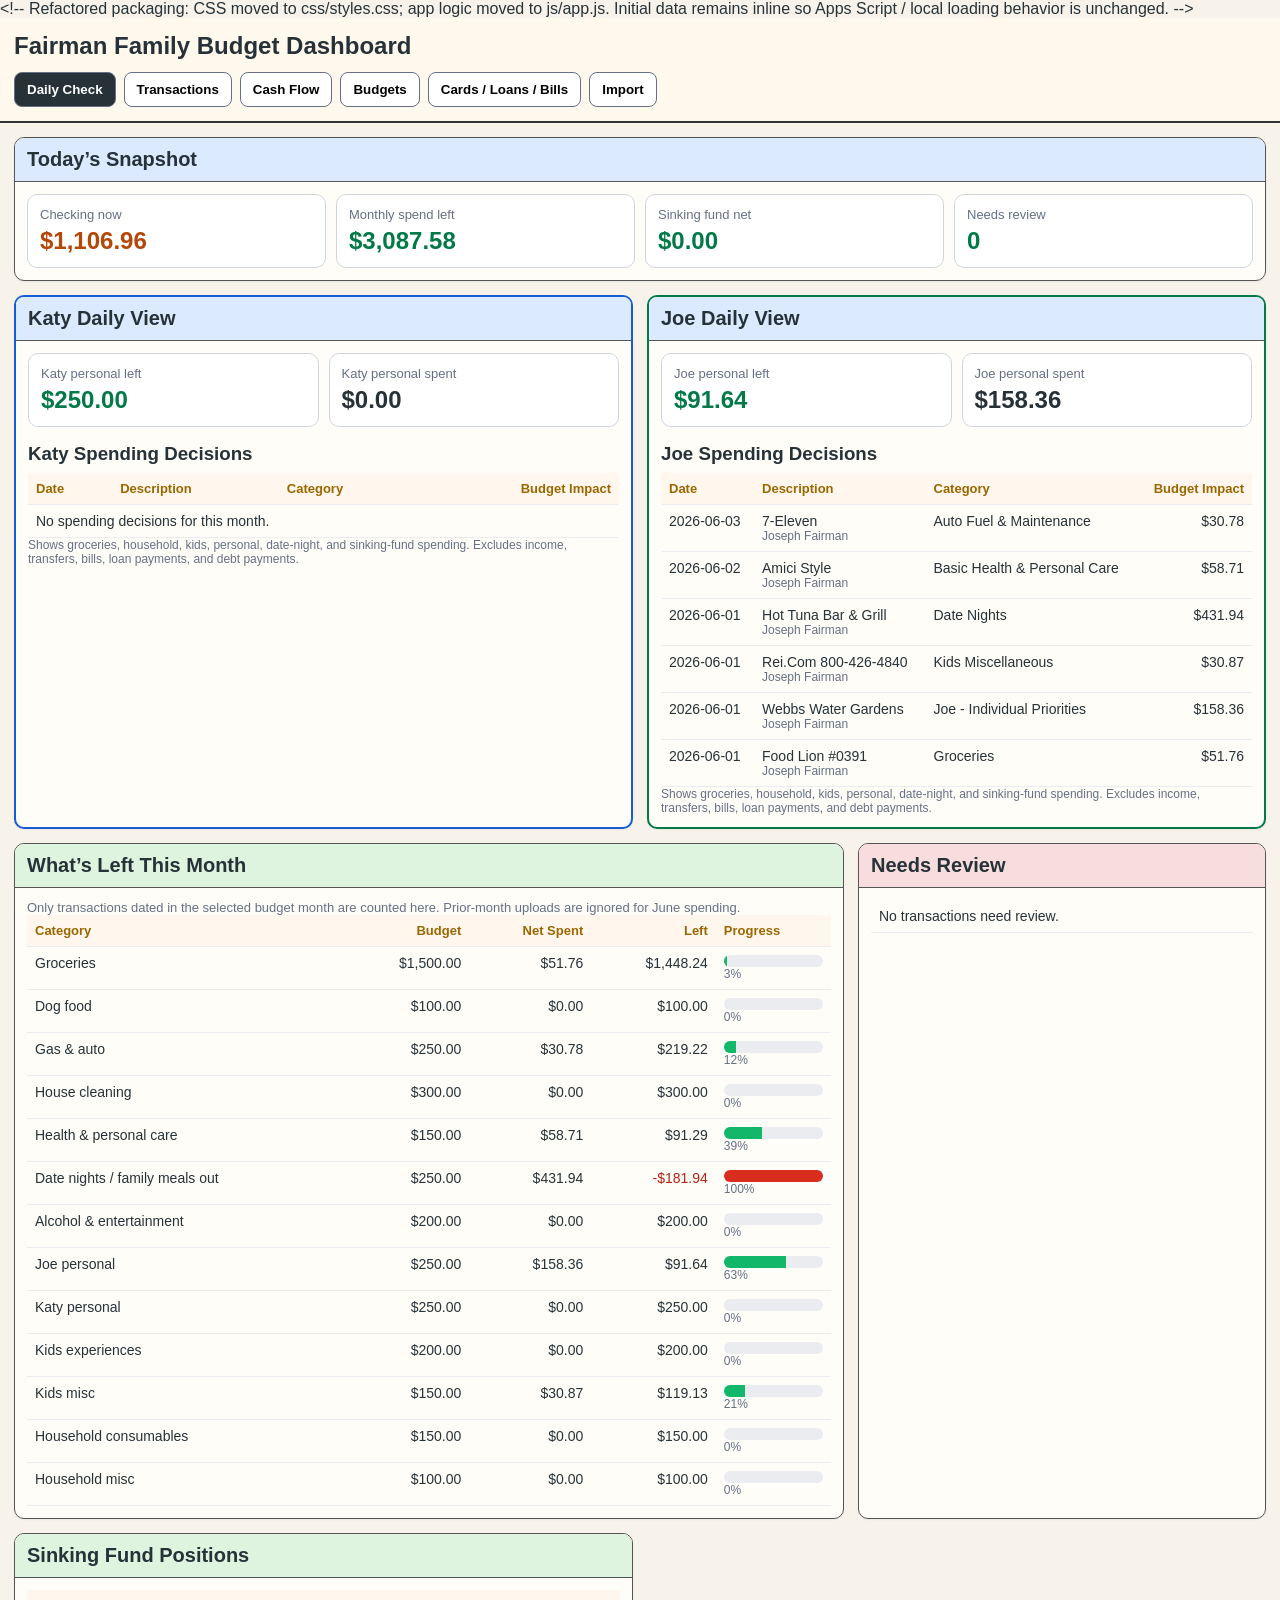
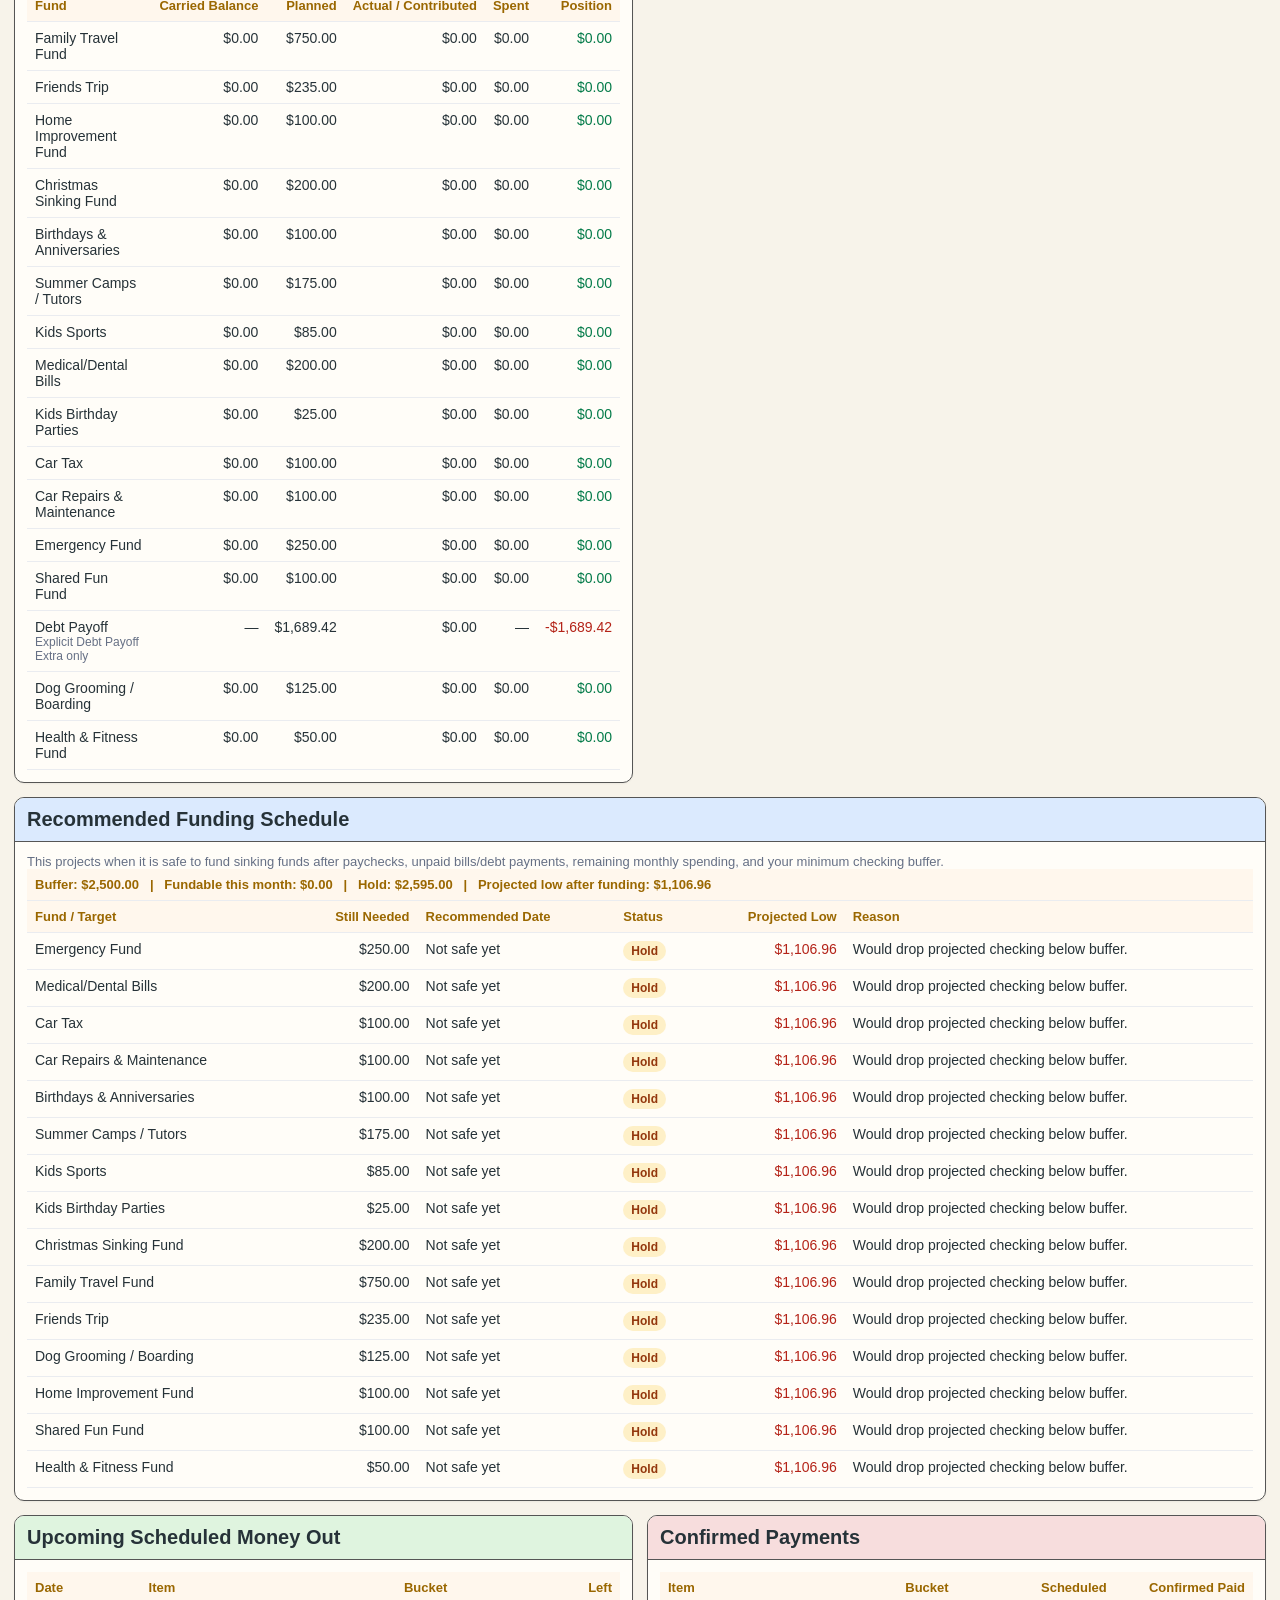
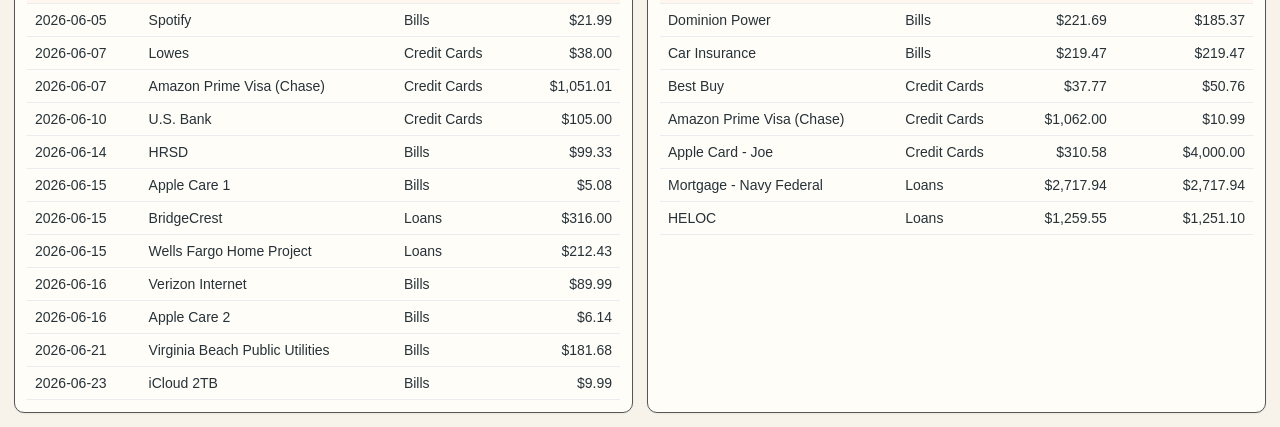
<file: index.html>
<!DOCTYPE html>

<html lang="en">
<head>
<meta charset="utf-8"/>
<title>Fairman Family Budget Dashboard</title>
<meta content="width=device-width, initial-scale=1" name="viewport"/>
<link href="css/styles.css" rel="stylesheet"/>


</head>
<body class="v45-awaiting-sheet">
&lt;!-- Refactored packaging: CSS moved to css/styles.css; app logic moved to js/app.js. Initial data remains inline so Apps Script / local loading behavior is unchanged. --&gt;

<header><h1>Fairman Family Budget Dashboard</h1><div class="small"></div><nav><button class="active" data-panel="daily">Daily Check</button><button data-panel="transactions">Transactions</button><button data-panel="cashflow">Cash Flow</button><button data-panel="budgets">Budgets</button><button data-panel="debts">Cards / Loans / Bills</button><button data-panel="import">Import</button></nav></header>

<main>
<section class="panel active" id="daily"><div class="grid"><div class="card blue span12"><h2>Today’s Snapshot</h2><div class="section"><div class="metrics" id="topMetrics"></div></div></div><div class="card blue span6 katy-card"><h2>Katy Daily View</h2><div class="section" id="katyView"></div></div><div class="card blue span6 joe-card"><h2>Joe Daily View</h2><div class="section" id="joeView"></div></div><div class="card span8"><h2>What’s Left This Month</h2><div class="section"><div class="small">Only transactions dated in the selected budget month are counted here. Prior-month uploads are ignored for June spending.</div><table id="remainingTable"></table></div></div><div class="card pink span4"><h2>Needs Review</h2><div class="section"><table id="reviewTable"></table></div></div><div class="card span6"><h2>Sinking Fund Positions</h2><div class="section"><table id="sinkingPositionTable"></table></div></div><div class="card span6"><h2>Upcoming Scheduled Money Out</h2><div class="section"><table id="upcomingTable"></table></div></div><div class="card pink span6"><h2>Confirmed Payments</h2><div class="section"><table id="confirmedTable"></table></div></div></div></section>
<section class="panel" id="transactions"><div class="card"><h2>Transactions</h2><div class="section"><div class="toolbar"><select id="filterOwner"><option value="">All owners</option><option>Joe</option><option>Katy</option><option>Shared/Unknown</option></select><select id="filterCategory"><option value="">All categories</option></select><input id="searchTx" placeholder="Search"/><button class="primary" id="saveChanges">Save Changes</button></div><table id="txTable"></table></div></div></section>
<section class="panel" id="cashflow"><div class="card"><h2>Checking Cash Flow Forecast</h2><div class="section"><div class="notice">Past spending is already reflected in the latest Schwab balance. Future cash flow only includes future paychecks and unpaid scheduled payments.</div><table id="cashflowTable"></table></div></div></section>
<section class="panel" id="budgets"><div class="grid"><div class="card span6"><h2>Monthly Spending Budgets</h2><div class="section"><table id="budgetTable"></table></div></div><div class="card span6"><h2>Sinking Funds</h2><div class="section"><table id="sinkingTable"></table></div></div></div></section>
<section class="panel" id="debts"><div class="grid"><div class="card pink span6"><h2>Credit Cards</h2><div class="section"><table id="ccTable"></table></div></div><div class="card pink span6"><h2>Loans</h2><div class="section"><table id="loanTable"></table></div></div><div class="card span12"><h2>Bills / Necessities</h2><div class="section"><div class="small">Mortgage and HELOC live under Loans. Groceries/gas/dog food/health are monthly spending budgets, not scheduled bills.</div><table id="billTable"></table></div></div></div></section>
<section class="panel" id="import"><div class="card"><h2>Upload New Transactions</h2><div class="section"><div class="notice">Supports Apple Card and Charles Schwab exports. Google Sheets is now the source of truth: this page loads from the Sheet and pushes changes back. Local browser storage is not used for budget data.</div>
<div class="notice"><b>Google Sheets Sync</b><br/>
<div class="toolbar" style="margin-top:8px">
<input id="apiUrl" placeholder="Paste Google Apps Script Web App URL here (or hard-code it in index.html)" style="min-width:420px"/>
<button class="primary" id="saveApiUrl">Save API URL</button>
<button class="primary" id="loadSheet">Load From Sheet</button>
<button class="primary" id="pushSheet">Push Now</button><label class="small" style="display:flex;gap:6px;align-items:center"><input checked="" id="autoSyncToggle" style="width:auto" type="checkbox"/> Auto-sync changes</label>
</div>
<div class="small" id="syncStatus">Not connected yet.</div><div class="tiny" id="lastSyncStatus"></div>
</div>
<input accept=".csv" id="fileInput" multiple="" type="file"/><button class="primary" id="importBtn">Import CSV File(s)</button><button id="backupBtn">Export Backup JSON</button><button class="danger" id="resetBtn">Reset</button></div></div></section>
</main>
<script id="initialData" type="application/json">{"month": "2026-06", "today": "2026-06-04", "latestSchwabBalance": 1106.96, "paychecks": [{"name": "Katy Paycheck 1", "date": "2026-06-05", "amount": 3051.52}, {"name": "Joe Paycheck 1", "date": "2026-06-12", "amount": 3026.21}, {"name": "Katy Paycheck 2", "date": "2026-06-19", "amount": 3051.52}, {"name": "Joe Paycheck 2", "date": "2026-06-26", "amount": 3026.21}], "creditCards": [{"name": "Best Buy", "owed": 1735.32, "min": 37.77, "due": 1, "apr": 0.0, "paymentKeywords": ["BEST BUY"]}, {"name": "Lowes", "owed": 1273.02, "min": 38.0, "due": 7, "apr": 31.99, "paymentKeywords": ["LOWES"]}, {"name": "Amazon Prime Visa (Chase)", "owed": 37912.61, "min": 1062.0, "due": 7, "apr": 29.99, "paymentKeywords": ["AMAZON PRIME VISA", "CHASE"]}, {"name": "Apple Card - Joe", "owed": 10051.57, "min": 310.58, "due": 20, "apr": 29.0, "paymentKeywords": ["APPLECARD GSBANK", "APPLE CARD"]}, {"name": "U.S. Bank", "owed": 10479.0, "min": 105.0, "due": 10, "apr": 0.0, "paymentKeywords": ["US BANK", "U.S. BANK"]}], "loans": [{"name": "Mortgage - Navy Federal", "owed": 373204.92, "min": 2717.94, "due": 1, "apr": 4.0, "paymentKeywords": ["NFCU MORT DEBIT 060126"], "expected": 2717.94}, {"name": "HELOC", "owed": 123859.1, "min": 1259.55, "due": 1, "apr": 9.75, "paymentKeywords": ["NFCU MORT DEBIT 060126"], "expected": 1259.55}, {"name": "BridgeCrest", "owed": 1984.13, "min": 316.0, "due": 15, "apr": 3.7, "paymentKeywords": ["BRIDGECREST"]}, {"name": "Wells Fargo Home Project", "owed": 2123.5, "min": 212.43, "due": 15, "apr": 0.0, "paymentKeywords": ["WELLS FARGO"]}, {"name": "Joe's Apple Watch", "owed": 266.36, "min": 66.58, "due": 1, "apr": 0.0, "paymentKeywords": ["APPLE WATCH"]}], "bills": [{"name": "Dominion Power", "amount": 221.69, "due": 1, "category": "Utilities", "paymentKeywords": ["DOMINION ENERGY"]}, {"name": "HRSD", "amount": 99.33, "due": 14, "category": "Utilities", "paymentKeywords": ["HRSD"]}, {"name": "Virginia Beach Public Utilities", "amount": 181.68, "due": 21, "category": "Utilities", "paymentKeywords": ["VIRGINIA BEACH PUBLIC UTILITIES"]}, {"name": "Verizon Internet", "amount": 89.99, "due": 16, "category": "Utilities", "paymentKeywords": ["VERIZON"]}, {"name": "T-Mobile Phone", "amount": 112.0, "due": 25, "category": "Utilities", "paymentKeywords": ["T-MOBILE"]}, {"name": "Car Insurance", "amount": 219.47, "due": 1, "category": "Insurance", "paymentKeywords": ["GRANGE INSURANCE"]}, {"name": "iCloud 2TB", "amount": 9.99, "due": 23, "category": "Tech", "paymentKeywords": ["ICLOUD"]}, {"name": "Spotify", "amount": 21.99, "due": 5, "category": "Entertainment", "paymentKeywords": ["SPOTIFY"]}, {"name": "Apple TV", "amount": 12.99, "due": 23, "category": "Entertainment", "paymentKeywords": ["APPLE TV"]}, {"name": "Apple Care 1", "amount": 5.08, "due": 15, "category": "Tech", "paymentKeywords": ["APPLE CARE"]}, {"name": "Apple Care 2", "amount": 6.14, "due": 16, "category": "Tech", "paymentKeywords": ["APPLE CARE"]}], "spendingBudgets": [{"name": "Groceries", "budget": 1500.0, "friendly": "Groceries"}, {"name": "Dog Food", "budget": 100.0, "friendly": "Dog food"}, {"name": "Auto Fuel & Maintenance", "budget": 250.0, "friendly": "Gas & auto"}, {"name": "House Cleaning", "budget": 300.0, "friendly": "House cleaning"}, {"name": "Basic Health & Personal Care", "budget": 150.0, "friendly": "Health & personal care"}, {"name": "Date Nights", "budget": 250.0, "friendly": "Date nights / family meals out"}, {"name": "Alcohol & Entertainment", "budget": 200.0, "friendly": "Alcohol & entertainment"}, {"name": "Joe - Individual Priorities", "budget": 250.0, "friendly": "Joe personal"}, {"name": "Katy - Individual Priorities", "budget": 250.0, "friendly": "Katy personal"}, {"name": "Kids Experiences", "budget": 200.0, "friendly": "Kids experiences"}, {"name": "Kids Miscellaneous", "budget": 150.0, "friendly": "Kids misc"}, {"name": "Household Consumables", "budget": 150.0, "friendly": "Household consumables"}, {"name": "Household Miscellaneous", "budget": 100.0, "friendly": "Household misc"}], "sinkingFunds": [{"name": "Family Travel Fund", "budget": 750.0, "balance": 0, "saved": 0}, {"name": "Friends Trip", "budget": 235.0, "balance": 0, "saved": 0}, {"name": "Home Improvement Fund", "budget": 100.0, "balance": 0, "saved": 0}, {"name": "Christmas Sinking Fund", "budget": 200.0, "balance": 0, "saved": 0}, {"name": "Birthdays & Anniversaries", "budget": 100.0, "balance": 0, "saved": 0}, {"name": "Summer Camps / Tutors", "budget": 175.0, "balance": 0, "saved": 0}, {"name": "Kids Sports", "budget": 85.0, "balance": 0, "saved": 0}, {"name": "Medical/Dental Bills", "budget": 200.0, "balance": 0, "saved": 0}, {"name": "Kids Birthday Parties", "budget": 25.0, "balance": 0, "saved": 0}, {"name": "Car Tax", "budget": 100.0, "balance": 0, "saved": 0}, {"name": "Car Repairs & Maintenance", "budget": 100.0, "balance": 0, "saved": 0}, {"name": "Emergency Fund", "budget": 250.0, "balance": 0, "saved": 0}, {"name": "Shared Fun Fund", "budget": 100.0, "balance": 0, "saved": 0}, {"name": "Debt Payoff", "budget": 1689.42, "balance": 0, "saved": 1689.42}, {"name": "Dog Grooming / Boarding", "budget": 125.0, "balance": 0, "saved": 0}, {"name": "Health & Fitness Fund", "budget": 50.0, "balance": 0, "saved": 0}], "transactions": [{"id": "apple-1", "date": "2026-06-03", "posted": "2026-06-04", "source": "Apple Card", "account": "Apple Card", "description": "7-Eleven", "rawDescription": "7-ELEVEN 41687 1912 LASKIN RD. VIRGINIA BEAC23454 VA USA", "amount": 30.78, "owner": "Joe", "purchasedBy": "Joseph Fairman", "category": "Auto Fuel & Maintenance"}, {"id": "apple-2", "date": "2026-06-01", "posted": "2026-06-04", "source": "Apple Card", "account": "Apple Card", "description": "Hot Tuna Bar & Grill", "rawDescription": "HOT TUNA BAR & GRILL 2817 SHORE DRIVE VIRGINIA BEAC23451 VA USA", "amount": 431.94, "owner": "Joe", "purchasedBy": "Joseph Fairman", "category": "Date Nights"}, {"id": "apple-3", "date": "2026-06-01", "posted": "2026-06-03", "source": "Apple Card", "account": "Apple Card", "description": "Rei.Com  800-426-4840", "rawDescription": "REI.COM 800-426-4840 PO BOX 1938 SUMNER 98390 WA USA", "amount": 30.87, "owner": "Joe", "purchasedBy": "Joseph Fairman", "category": "Kids Miscellaneous"}, {"id": "apple-4", "date": "2026-06-01", "posted": "2026-06-03", "source": "Apple Card", "account": "Apple Card", "description": "Webbs Water Gardens", "rawDescription": "WEBBS WATER GARDENS 6200 DAYS COVE RD STE 6 WHITE MARSH 21162 MD USA", "amount": 158.36, "owner": "Joe", "purchasedBy": "Joseph Fairman", "category": "Joe - Individual Priorities"}, {"id": "apple-5", "date": "2026-06-02", "posted": "2026-06-03", "source": "Apple Card", "account": "Apple Card", "description": "Amici Style", "rawDescription": "AMICI STYLE 2865 D-1 LYNNHAVEN DRIVE VIRGINIA BEAC23451 VA USA", "amount": 58.71, "owner": "Joe", "purchasedBy": "Joseph Fairman", "category": "Basic Health & Personal Care"}, {"id": "apple-6", "date": "2026-06-01", "posted": "2026-06-02", "source": "Apple Card", "account": "Apple Card", "description": "Food Lion #0391", "rawDescription": "FOOD LION #0391 2817 SHORE DRIVE VIRGINIA BEAC23451 VA USA", "amount": 51.76, "owner": "Joe", "purchasedBy": "Joseph Fairman", "category": "Groceries"}, {"id": "apple-7", "date": "2026-05-31", "posted": "2026-06-02", "source": "Apple Card", "account": "Apple Card", "description": "Chewy.com", "rawDescription": "CHEWY.COM 7700 WEST SUNRISE BOULEVARD PLANTATION 33322 FL USA", "amount": 139.27, "owner": "Joe", "purchasedBy": "Joseph Fairman", "category": "Dog Food"}, {"id": "apple-8", "date": "2026-05-31", "posted": "2026-06-02", "source": "Apple Card", "account": "Apple Card", "description": "Taylor S Hardware 6711", "rawDescription": "TAYLOR S HARDWARE 67112865 LYNNHAVEN DR UNIT 2 6711 VIRGINIA BEAC23451 VA USA", "amount": 93.06, "owner": "Joe", "purchasedBy": "Joseph Fairman", "category": "Joe - Individual Priorities"}, {"id": "apple-9", "date": "2026-05-31", "posted": "2026-06-02", "source": "Apple Card", "account": "Apple Card", "description": "McDonald Garden Center", "rawDescription": "MCDONALD GARDEN CENTER1276 N GREAT NECK ROAD VIRGINIA BEAC23454 VA USA", "amount": 142.07, "owner": "Joe", "purchasedBy": "Joseph Fairman", "category": "Joe - Individual Priorities"}, {"id": "apple-10", "date": "2026-06-01", "posted": "2026-06-01", "source": "Apple Card", "account": "Apple Card", "description": "Ach Deposit Internet Transfer From Account Ending In 7762", "rawDescription": "ACH DEPOSIT INTERNET TRANSFER FROM ACCOUNT ENDING IN 7762", "amount": -2000.0, "owner": "Joe", "purchasedBy": "Joseph Fairman", "category": "Payment / Transfer"}, {"id": "schwab-1", "date": "2026-06-04", "posted": "2026-06-04", "source": "Schwab", "account": "Schwab Checking", "description": "FOOD LION 2817 SHORE DR VIRGINIA BEAC", "rawDescription": "FOOD LION 2817 SHORE DR VIRGINIA BEAC", "amount": -45.08, "owner": "", "purchasedBy": "", "category": "Payment / Transfer", "runningBalance": 1106.96}, {"id": "schwab-2", "date": "2026-06-03", "posted": "2026-06-03", "source": "Schwab", "account": "Schwab Checking", "description": "FOOD LION 2817 SHORE DR VIRGINIA BEAC", "rawDescription": "FOOD LION 2817 SHORE DR VIRGINIA BEAC", "amount": -31.67, "owner": "", "purchasedBy": "", "category": "Payment / Transfer", "runningBalance": 1152.04}, {"id": "schwab-3", "date": "2026-06-03", "posted": "2026-06-03", "source": "Schwab", "account": "Schwab Checking", "description": "ZELLE TO CHRISTIAN  DE HARO CERVANTES", "rawDescription": "ZELLE TO CHRISTIAN  DE HARO CERVANTES", "amount": -1067.76, "owner": "", "purchasedBy": "", "category": "Payment / Transfer", "runningBalance": 1183.71}, {"id": "schwab-4", "date": "2026-06-03", "posted": "2026-06-03", "source": "Schwab", "account": "Schwab Checking", "description": "DOMINION ENERGY BILLPAY 260602", "rawDescription": "DOMINION ENERGY BILLPAY 260602", "amount": -185.37, "owner": "", "purchasedBy": "", "category": "Payment / Transfer", "runningBalance": 2251.47}, {"id": "schwab-5", "date": "2026-06-03", "posted": "2026-06-03", "source": "Schwab", "account": "Schwab Checking", "description": "PAYPAL PURCHASE 260602", "rawDescription": "PAYPAL PURCHASE 260602", "amount": -10.99, "owner": "", "purchasedBy": "", "category": "Payment / Transfer", "runningBalance": 2436.84}, {"id": "schwab-6", "date": "2026-06-02", "posted": "2026-06-02", "source": "Schwab", "account": "Schwab Checking", "description": "APPLECARD GSBANK PAYMENT 060126", "rawDescription": "APPLECARD GSBANK PAYMENT 060126", "amount": -2000.0, "owner": "", "purchasedBy": "", "category": "Debt Payment", "runningBalance": 2447.83}, {"id": "schwab-7", "date": "2026-06-02", "posted": "2026-06-02", "source": "Schwab", "account": "Schwab Checking", "description": "BEST BUY AUTO PYMT 260601", "rawDescription": "BEST BUY AUTO PYMT 260601", "amount": -50.76, "owner": "", "purchasedBy": "", "category": "Debt Payment", "runningBalance": 4447.83}, {"id": "schwab-8", "date": "2026-06-02", "posted": "2026-06-02", "source": "Schwab", "account": "Schwab Checking", "description": "GRANGE INSURANCE PREM PMT ~ Tran: ACHDW", "rawDescription": "GRANGE INSURANCE PREM PMT ~ Tran: ACHDW", "amount": -219.47, "owner": "", "purchasedBy": "", "category": "Payment / Transfer", "runningBalance": 4498.59}, {"id": "schwab-9", "date": "2026-06-01", "posted": "2026-06-01", "source": "Schwab", "account": "Schwab Checking", "description": "BELL A DANCE LLC SALE 260601", "rawDescription": "BELL A DANCE LLC SALE 260601", "amount": -45.0, "owner": "", "purchasedBy": "", "category": "Payment / Transfer", "runningBalance": 4718.06}, {"id": "schwab-10", "date": "2026-06-01", "posted": "2026-06-01", "source": "Schwab", "account": "Schwab Checking", "description": "NFCU MORT DEBIT 060126", "rawDescription": "NFCU MORT DEBIT 060126", "amount": -2717.94, "owner": "", "purchasedBy": "", "category": "Loan Payment", "runningBalance": 4763.06}, {"id": "schwab-11", "date": "2026-06-01", "posted": "2026-06-01", "source": "Schwab", "account": "Schwab Checking", "description": "NFCU MORT DEBIT 060126", "rawDescription": "NFCU MORT DEBIT 060126", "amount": -1251.1, "owner": "", "purchasedBy": "", "category": "Loan Payment", "runningBalance": 7481.0}], "paidLoans": {"Mortgage - Navy Federal": 2717.94, "HELOC": 1251.1, "BridgeCrest": 0, "Wells Fargo Home Project": 0, "Joe's Apple Watch": 0}, "paidCards": {"Best Buy": 50.76, "Lowes": 0, "Amazon Prime Visa (Chase)": 10.99, "Apple Card - Joe": 2000.0, "U.S. Bank": 0}, "paidBills": {"Dominion Power": 185.37, "HRSD": 0, "Virginia Beach Public Utilities": 0, "Verizon Internet": 0, "T-Mobile Phone": 0, "Car Insurance": 219.47, "iCloud 2TB": 0, "Spotify": 0, "Apple TV": 0, "Apple Care 1": 0, "Apple Care 2": 0}, "rules": [{"match": "FOOD LION", "category": "Groceries", "owner": ""}, {"match": "KROGER", "category": "Groceries", "owner": ""}, {"match": "TRADER JOE", "category": "Groceries", "owner": ""}, {"match": "ALDI", "category": "Groceries", "owner": ""}, {"match": "COSTCO", "category": "Groceries", "owner": ""}, {"match": "7-ELEVEN", "category": "Auto Fuel & Maintenance", "owner": ""}, {"match": "SHELL", "category": "Auto Fuel & Maintenance", "owner": ""}, {"match": "EXXON", "category": "Auto Fuel & Maintenance", "owner": ""}, {"match": "WAWA", "category": "Auto Fuel & Maintenance", "owner": ""}, {"match": "HOT TUNA", "category": "Date Nights", "owner": ""}, {"match": "AMICI STYLE", "category": "Basic Health & Personal Care", "owner": "Joe"}, {"match": "REI", "category": "Kids Miscellaneous", "owner": ""}, {"match": "CHEWY", "category": "Dog Food", "owner": ""}, {"match": "ZELLE TO CHRISTIAN", "category": "Home Improvement Fund", "owner": ""}, {"match": "BELL A DANCE", "category": "Kids Miscellaneous", "owner": ""}, {"match": "PAYPAL", "category": "Household Miscellaneous", "owner": ""}, {"match": "WEBBS WATER", "category": "Joe - Individual Priorities", "owner": "Joe"}, {"match": "TAYLOR", "category": "Joe - Individual Priorities", "owner": "Joe"}, {"match": "MCDONALD GARDEN", "category": "Joe - Individual Priorities", "owner": "Joe"}, {"match": "DOMINION", "category": "Dominion Power", "owner": ""}, {"match": "GRANGE", "category": "Car Insurance", "owner": ""}]}</script>
<script src="js/app.js"></script>
























</body></html>
</file>
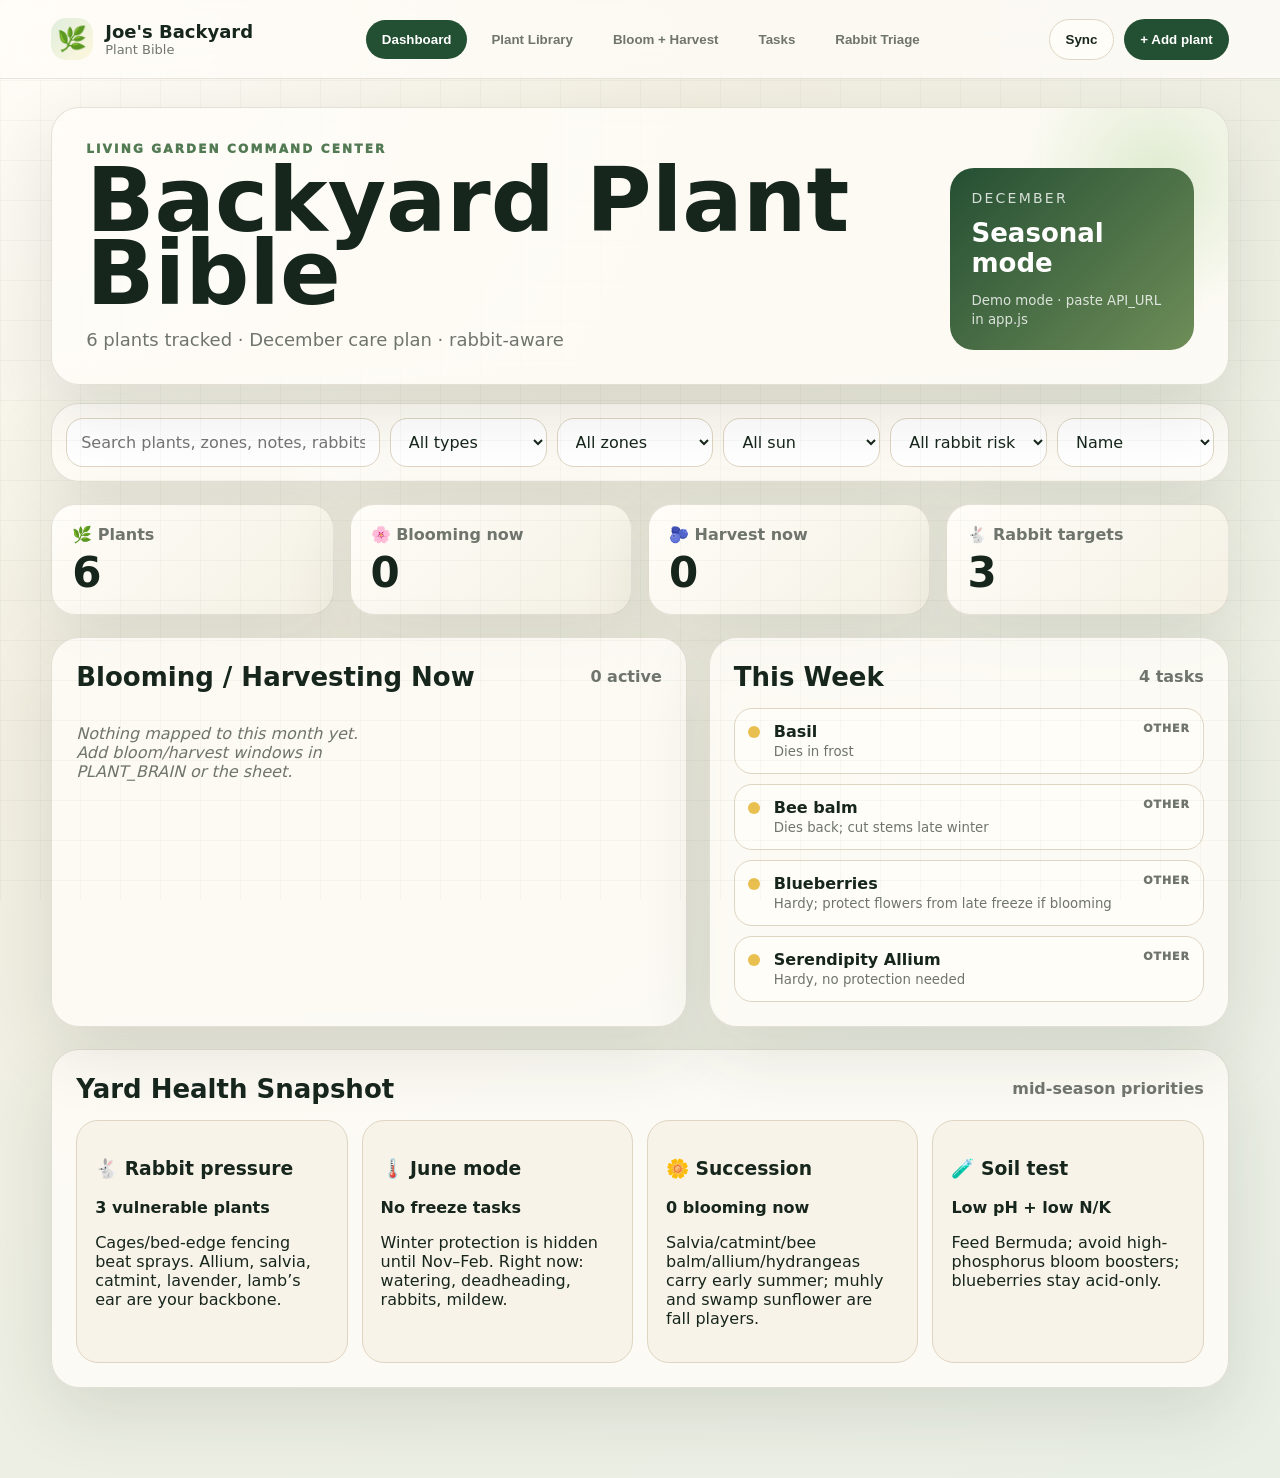
<file: garden/index.html>
<!doctype html>
<html lang="en">
<head>
  <meta charset="utf-8" />
  <meta name="viewport" content="width=device-width, initial-scale=1" />
  <title>Joe's Backyard Plant Bible · v3</title>
  <link rel="stylesheet" href="styles.css" />
</head>
<body>
  <header class="app-header">
    <div class="brand"><div class="leafmark">🌿</div><div><b>Joe's Backyard</b><span>Plant Bible</span></div></div>
    <nav class="tabs" aria-label="Main views">
      <button class="tab active" data-view="dashboard">Dashboard</button>
      <button class="tab" data-view="plants">Plant Library</button>
      <button class="tab" data-view="calendar">Bloom + Harvest</button>
      <button class="tab" data-view="tasks">Tasks</button>
      <button class="tab" data-view="rabbit">Rabbit Triage</button>
    </nav>
    <div class="header-actions"><button id="reload" class="soft">Sync</button><button id="addPlant" class="primary">+ Add plant</button></div>
  </header>

  <main>
    <section class="hero garden-panel">
      <div>
        <p class="eyebrow">living garden command center</p>
        <h1>Backyard Plant Bible</h1>
        <p id="gardenSubtitle">Loading your garden…</p>
      </div>
      <div class="hero-card">
        <span id="monthName">June</span>
        <b id="todayFocus">Summer mode</b>
        <small id="syncStatus">Connecting…</small>
      </div>
    </section>

    <section class="filters garden-panel">
      <input id="search" placeholder="Search plants, zones, notes, rabbits, pruning…" />
      <select id="typeFilter"><option value="">All types</option></select>
      <select id="zoneFilter"><option value="">All zones</option></select>
      <select id="sunFilter"><option value="">All sun</option></select>
      <select id="rabbitFilter"><option value="">All rabbit risk</option></select>
      <select id="sortBy"><option value="Plant">Name</option><option value="Type">Type</option><option value="Rabbit Risk">Rabbit risk</option><option value="Zone">Zone</option></select>
    </section>

    <section id="view-dashboard" class="view active">
      <div id="kpis" class="kpis"></div>
      <div class="dashboard-grid">
        <section class="garden-panel now-panel"><div class="panel-title"><h2>Blooming / Harvesting Now</h2><span id="nowCount"></span></div><div id="nowList" class="now-grid"></div></section>
        <section class="garden-panel"><div class="panel-title"><h2>This Week</h2><span id="taskCount"></span></div><div id="tasksPreview" class="task-list"></div></section>
      </div>
      <section class="garden-panel"><div class="panel-title"><h2>Yard Health Snapshot</h2><span>mid-season priorities</span></div><div id="snapshot" class="snapshot-grid"></div></section>
    </section>

    <section id="view-plants" class="view">
      <div id="plantGrid" class="plant-grid"></div>
    </section>

    <section id="view-calendar" class="view">
      <section class="garden-panel"><div class="panel-title"><h2>Bloom + Fruit Calendar</h2><span>month-by-month</span></div><div id="calendar" class="calendar"></div></section>
    </section>

    <section id="view-tasks" class="view">
      <section class="garden-panel"><div class="panel-title"><h2>Maintenance Tasks</h2><span>smart seasonal filtering</span></div><div id="tasksFull" class="task-board"></div></section>
    </section>

    <section id="view-rabbit" class="view">
      <section class="garden-panel"><div class="panel-title"><h2>Rabbit Triage</h2><span>stop feeding the tiny criminals</span></div><div id="rabbitGrid" class="rabbit-grid"></div></section>
    </section>
  </main>

  <dialog id="plantDialog">
    <form method="dialog" class="modal">
      <h2 id="modalTitle">Plant</h2><input type="hidden" id="rowNumber" />
      <div class="form-grid">
        <label>Name<input id="plantName" required /></label><label>Quantity<input id="quantity" type="number" min="0" /></label>
        <label>Type<input id="type" /></label><label>Zone / Location<input id="zone" /></label>
        <label>Sun<input id="sun" /></label><label>Water<input id="water" /></label>
        <label>Rabbit Risk<input id="rabbit" /></label><label>Photo URL<input id="photo" placeholder="optional image URL" /></label>
        <label class="wide">Fertilize<textarea id="fertilize"></textarea></label>
        <label class="wide">Prune / Deadhead<textarea id="prune"></textarea></label>
        <label class="wide">Winter / Freeze<textarea id="winter"></textarea></label>
        <label class="wide">Notes<textarea id="notes"></textarea></label>
      </div>
      <menu><button value="cancel" class="soft">Cancel</button><button id="savePlant" value="default" class="primary">Save to Google Sheet</button></menu>
    </form>
  </dialog>

  <script src="app.js"></script>
</body>
</html>
</file>
<file: css/styles.css>
/* ===== Extracted style block 1 from original index.html ===== */

:root{--bg:#f7f3ea;--card:#fffdf8;--ink:#263238;--muted:#667085;--line:#d0d5dd;--green:#dff4df;--pink:#f7dddd;--blue:#dbeafe;--cream:#fff7ed;--bad:#b42318;--warn:#b54708;--ok:#027a48;--dark:#263238}
*{box-sizing:border-box}body{margin:0;background:var(--bg);font-family:Arial,sans-serif;color:var(--ink);font-size:16px}header{background:#fff8ed;border-bottom:2px solid #333;padding:14px;position:sticky;top:0;z-index:5}h1{margin:0;font-size:24px}h2{margin:0;padding:10px 12px;background:var(--green);border-bottom:1px solid #555;font-size:20px}h3{margin:16px 0 8px}.small{font-size:13px;color:var(--muted)}.tiny{font-size:12px;color:var(--muted)}nav{display:flex;gap:8px;flex-wrap:wrap;margin-top:12px}button{border:1px solid #667085;border-radius:8px;background:white;padding:9px 12px;font-weight:700;cursor:pointer}button.active{background:var(--dark);color:white}button.primary{background:var(--blue);color:#175cd3}button.danger{background:#fee4e2;color:#b42318}button.saving{background:#fef0c7;color:#93370d;border-color:#f79009}button.saved{background:#dcfae6;color:#05603a;border-color:#12b76a}main{max-width:1500px;margin:auto;padding:14px}.panel{display:none}.panel.active{display:block}.grid{display:grid;grid-template-columns:repeat(12,1fr);gap:14px}.span12{grid-column:span 12}.span8{grid-column:span 8}.span6{grid-column:span 6}.span4{grid-column:span 4}.card{background:var(--card);border:1px solid #555;border-radius:10px;overflow:hidden;box-shadow:0 1px 2px rgba(0,0,0,.05)}.card.pink h2{background:var(--pink)}.card.blue h2{background:var(--blue)}.section{padding:12px;overflow:auto}.metrics{display:grid;grid-template-columns:repeat(4,1fr);gap:10px}.metric{background:white;border:1px solid var(--line);border-radius:10px;padding:12px}.metric .label{font-size:13px;color:var(--muted)}.metric .value{font-size:24px;font-weight:800;margin-top:5px}.ok{color:var(--ok)}.warn{color:var(--warn)}.bad{color:var(--bad)}table{width:100%;border-collapse:collapse;font-size:14px}th,td{border-bottom:1px solid #eaecf0;padding:8px;text-align:left;vertical-align:top}th{background:var(--cream);color:#9a6700;font-size:13px}.num{text-align:right;white-space:nowrap}.pill{display:inline-block;border-radius:999px;padding:3px 8px;font-size:12px;font-weight:800}.pill.ok{background:#dcfae6;color:#05603a}.pill.warn{background:#fef0c7;color:#93370d}.pill.bad{background:#fee4e2;color:#912018}.progress{height:12px;background:#eaecf0;border-radius:999px;overflow:hidden}.bar{height:100%;background:#12b76a}.bar.warn{background:#f79009}.bar.bad{background:#d92d20}input,select{width:100%;padding:8px;border:1px solid #98a2b3;border-radius:8px;background:white;font-size:14px}.toolbar{display:flex;gap:8px;flex-wrap:wrap;align-items:center;margin-bottom:10px}.notice{background:#fffaeb;border-left:5px solid #f79009;padding:10px;margin:8px 0}.katy-card{border:2px solid #175cd3}.joe-card{border:2px solid #027a48}@media(max-width:900px){.span4,.span6,.span8{grid-column:span 12}.metrics{grid-template-columns:1fr 1fr}}

/* v23 loading overlay */
body.loading main{opacity:.18;pointer-events:none}
#loadingOverlay{display:none;position:fixed;inset:0;z-index:9999;background:rgba(247,243,234,.94);align-items:center;justify-content:center;text-align:center;padding:24px}
body.loading #loadingOverlay{display:flex}
.loaderBox{background:#fffdf8;border:2px solid #555;border-radius:14px;max-width:520px;padding:24px;box-shadow:0 8px 30px rgba(0,0,0,.14)}
.spinner{width:34px;height:34px;border:4px solid #d0d5dd;border-top-color:#175cd3;border-radius:50%;animation:spin 1s linear infinite;margin:0 auto 12px}
@keyframes spin{to{transform:rotate(360deg)}}
.dataHealth{margin-top:10px;display:grid;grid-template-columns:repeat(4,1fr);gap:8px}
.dataHealth .metric .value{font-size:16px}
@media(max-width:900px){.dataHealth{grid-template-columns:1fr 1fr}}


/* ===== Extracted style block 2 from original index.html ===== */

body.loading main{opacity:1!important;pointer-events:auto!important}
#loadingOverlay{display:none!important}
.metric .value.loading-value{color:#667085!important}
.metric .value.loading-value::after{
  content:"";
  display:inline-block;
  width:34px;
  height:11px;
  margin-left:8px;
  border-radius:999px;
  background:linear-gradient(90deg,#e5e7eb,#f8fafc,#e5e7eb);
  background-size:200% 100%;
  animation:v28pulse 1.1s linear infinite;
}
@keyframes v28pulse{0%{background-position:200% 0}100%{background-position:-200% 0}}


/* ===== Extracted style block 3 from original index.html ===== */

/* v45: prevent stale embedded data flash before live Sheet load */
body.v45-awaiting-sheet #topMetrics,
body.v45-awaiting-sheet #katyView,
body.v45-awaiting-sheet #joeView,
body.v45-awaiting-sheet #remainingTable,
body.v45-awaiting-sheet #sinkingPositionTable,
body.v45-awaiting-sheet #upcomingTable,
body.v45-awaiting-sheet #confirmedTable { visibility:hidden; }
body.v45-awaiting-sheet #daily .section::after { content:"Loading live Google Sheet data…"; color:#667085; font-size:13px; }


/* ===== Extracted style block 4 from original index.html ===== */

/* v24: metric-level loading placeholders instead of full-page loading */
.metric .value.loading-value,
.metric .loading-value {
  color:#667085 !important;
  position:relative;
}
.metric .value.loading-value::after,
.metric .loading-value::after {
  content:"";
  display:inline-block;
  width:38px;
  height:12px;
  margin-left:8px;
  border-radius:999px;
  background:linear-gradient(90deg,#e5e7eb,#f8fafc,#e5e7eb);
  background-size:200% 100%;
  animation:v24pulse 1.1s linear infinite;
}
@keyframes v24pulse { 0%{background-position:200% 0} 100%{background-position:-200% 0} }


/* ===== Extracted style block 5 from original index.html ===== */

/* v26 refinements */
.metric .value.loading-value {
  color:#667085 !important;
}
.metric .value.loading-value::after {
  content:"";
  display:inline-block;
  width:34px;
  height:11px;
  margin-left:8px;
  border-radius:999px;
  background:linear-gradient(90deg,#e5e7eb,#f8fafc,#e5e7eb);
  background-size:200% 100%;
  animation:v26pulse 1.1s linear infinite;
}
@keyframes v26pulse { 0%{background-position:200% 0} 100%{background-position:-200% 0} }
.month-tools {
  display:flex;
  gap:8px;
  flex-wrap:wrap;
  align-items:center;
  margin-top:10px;
}
.month-tools input {
  max-width:160px;
}


/* ===== Extracted style block 6 from original index.html ===== */

/* v29 split transaction UI */
.split-row {
  background:#f8fafc;
}
.split-box {
  border:1px solid #d0d5dd;
  border-radius:8px;
  padding:8px;
  margin-top:6px;
  background:#fff;
}
.split-line {
  display:grid;
  grid-template-columns: 1.2fr 1.2fr 1fr auto;
  gap:6px;
  align-items:center;
  margin:5px 0;
}
.split-summary {
  font-size:12px;
  color:#475467;
  margin-top:4px;
}
button.tiny-btn {
  padding:4px 7px;
  font-size:12px;
}
.split-warning {
  color:#b42318;
  font-weight:700;
}
.split-ok {
  color:#027a48;
  font-weight:700;
}
</file>
<file: garden/styles.css>
:root{--bg:#f5f0e5;--paper:#fffdf8;--ink:#17261d;--muted:#6f756d;--line:#dfd5c2;--green:#234f32;--green2:#527a53;--sage:#e3eddc;--mint:#cfe4d0;--gold:#e9bf4f;--clay:#cf6f55;--berry:#8d3d73;--blue:#bed4cf;--shadow:0 24px 70px rgba(34,46,32,.12);--radius:28px}*{box-sizing:border-box}html{scroll-behavior:smooth}body{margin:0;background:radial-gradient(circle at top left,#fffdf8 0,#f3efe2 36%,#e9efe5 100%);font-family:Inter,ui-sans-serif,system-ui,-apple-system,BlinkMacSystemFont,"Segoe UI",sans-serif;color:var(--ink)}body:before{content:"";position:fixed;inset:0;pointer-events:none;background-image:linear-gradient(rgba(35,79,50,.035) 1px,transparent 1px),linear-gradient(90deg,rgba(35,79,50,.035) 1px,transparent 1px);background-size:40px 40px}.app-header{position:sticky;top:0;z-index:20;display:grid;grid-template-columns:auto 1fr auto;gap:22px;align-items:center;padding:18px clamp(18px,4vw,54px);background:rgba(255,253,248,.74);backdrop-filter:blur(18px);border-bottom:1px solid rgba(90,80,58,.14)}.brand{display:flex;gap:12px;align-items:center;white-space:nowrap}.leafmark{width:42px;height:42px;display:grid;place-items:center;border-radius:15px;background:linear-gradient(135deg,#dfeedd,#fff7dd);font-size:24px}.brand b{font-size:18px}.brand span{display:block;color:var(--muted);font-size:13px}.tabs{display:flex;justify-content:center;gap:8px;flex-wrap:wrap}.tab,.soft,.primary{border:0;border-radius:999px;padding:12px 16px;font-weight:900;cursor:pointer}.tab{background:transparent;color:var(--muted)}.tab.active{background:var(--green);color:white}.header-actions{display:flex;gap:10px}.primary{background:var(--green);color:white}.soft{background:var(--paper);color:var(--ink);border:1px solid var(--line)}main{padding:28px clamp(18px,4vw,54px) 90px}.garden-panel{background:rgba(255,253,248,.82);border:1px solid rgba(90,80,58,.16);box-shadow:var(--shadow);border-radius:var(--radius)}.hero{display:flex;justify-content:space-between;gap:24px;align-items:end;padding:34px;margin-bottom:18px;overflow:hidden;position:relative}.hero:after{content:"";position:absolute;right:-90px;top:-90px;width:320px;height:320px;border-radius:50%;background:radial-gradient(circle,#d7e7c7,transparent 62%);opacity:.8}.eyebrow{margin:0 0 8px;color:var(--green2);font-size:12px;font-weight:1000;text-transform:uppercase;letter-spacing:.18em}.hero h1{font-size:clamp(48px,7vw,110px);line-height:.82;margin:0}.hero p:last-child{font-size:18px;color:var(--muted);margin:18px 0 0}.hero-card{position:relative;z-index:1;min-width:210px;background:linear-gradient(135deg,#254f33,#6e8d58);color:white;border-radius:24px;padding:22px}.hero-card span{display:block;font-size:14px;text-transform:uppercase;letter-spacing:.16em;opacity:.8}.hero-card b{display:block;font-size:26px;margin:12px 0}.hero-card small{opacity:.8}.filters{display:grid;grid-template-columns:minmax(220px,2fr) repeat(5,minmax(130px,1fr));gap:10px;padding:14px;margin-bottom:22px}.filters input,.filters select,input,textarea{width:100%;border:1px solid var(--line);border-radius:17px;background:white;padding:13px 14px;font:inherit;color:var(--ink)}.view{display:none}.view.active{display:block}.kpis{display:grid;grid-template-columns:repeat(4,minmax(150px,1fr));gap:16px;margin-bottom:22px}.kpi{border-radius:24px;padding:20px;background:linear-gradient(135deg,#fffdf8,#f4f0e4);border:1px solid rgba(90,80,58,.14);box-shadow:var(--shadow)}.kpi span{font-weight:900;color:var(--muted)}.kpi strong{display:block;font-size:42px;line-height:1;margin-top:8px}.dashboard-grid{display:grid;grid-template-columns:1.1fr .9fr;gap:22px;margin-bottom:22px}.panel-title{display:flex;justify-content:space-between;gap:16px;align-items:center;margin-bottom:16px}.panel-title h2{margin:0;font-size:26px}.panel-title span{color:var(--muted);font-weight:800}.now-panel,.dashboard-grid>.garden-panel,.view>.garden-panel{padding:24px}.now-grid{display:grid;grid-template-columns:repeat(auto-fill,minmax(220px,1fr));gap:12px}.now-tile{display:grid;grid-template-columns:54px 1fr;gap:12px;align-items:center;padding:13px;border-radius:20px;background:#f8f1df;border:1px solid var(--line)}.plant-icon{width:54px;height:54px;border-radius:18px;display:grid;place-items:center;font-size:26px;background:linear-gradient(135deg,var(--sage),#fff7de)}.now-tile small,.task-card small,.plant-card small{color:var(--muted)}.task-list{display:grid;gap:10px}.task-card{display:grid;grid-template-columns:14px 1fr auto;gap:12px;align-items:start;padding:13px;border-radius:18px;background:var(--paper);border:1px solid var(--line)}.task-dot{width:12px;height:12px;border-radius:99px;margin-top:4px;background:var(--gold)}.task-card.rabbit .task-dot{background:var(--clay)}.task-card.prune .task-dot{background:var(--green2)}.task-card.harvest .task-dot{background:var(--berry)}.task-card.fertilize .task-dot{background:#526bb7}.task-card .tag{font-size:11px;text-transform:uppercase;font-weight:1000;letter-spacing:.08em;color:var(--muted)}.snapshot-grid,.rabbit-grid{display:grid;grid-template-columns:repeat(auto-fill,minmax(240px,1fr));gap:14px}.snapshot,.rabbit-card{padding:18px;border-radius:22px;background:#f8f3e8;border:1px solid var(--line)}.plant-grid{display:grid;grid-template-columns:repeat(auto-fill,minmax(310px,1fr));gap:20px}.plant-card{background:var(--paper);border:1px solid rgba(90,80,58,.16);box-shadow:var(--shadow);border-radius:30px;overflow:hidden;transition:.18s transform,.18s box-shadow}.plant-card:hover{transform:translateY(-5px);box-shadow:0 30px 80px rgba(34,46,32,.18)}.plant-art{height:138px;position:relative;background:linear-gradient(135deg,#dfeeda,#fff3d0);display:flex;align-items:center;justify-content:center;font-size:58px}.plant-art img{width:100%;height:100%;object-fit:cover}.plant-art:after{content:"";position:absolute;inset:auto 0 0 0;height:55%;background:linear-gradient(transparent,rgba(0,0,0,.26))}.risk-chip{position:absolute;top:14px;right:14px;z-index:1;border-radius:999px;padding:7px 10px;background:rgba(255,255,255,.92);font-size:12px;font-weight:1000}.risk-chip.high{color:#9b3b24}.risk-chip.low{color:var(--green)}.plant-body{padding:18px}.plant-body h3{font-size:24px;margin:0 0 8px}.badges{display:flex;flex-wrap:wrap;gap:7px;margin-bottom:14px}.badge{font-size:11px;font-weight:1000;border-radius:999px;background:var(--sage);color:#29432d;padding:6px 9px}.plant-facts{display:grid;grid-template-columns:1fr 1fr;gap:9px;margin:12px 0}.fact{border-radius:14px;background:#f6f0e5;border:1px solid var(--line);padding:10px}.fact b{display:block;color:var(--green);font-size:12px;text-transform:uppercase;letter-spacing:.06em}.care-strip{display:flex;gap:7px;flex-wrap:wrap;margin:12px 0}.care{border-radius:999px;padding:7px 9px;background:white;border:1px solid var(--line);font-size:12px;font-weight:900}.notes{color:var(--muted);font-size:14px;margin:10px 0}.card-actions{display:flex;justify-content:space-between;align-items:center}.calendar{display:grid;gap:15px}.month{display:grid;grid-template-columns:92px 1fr;gap:15px;align-items:start}.month-name{font-weight:1000;color:var(--green);font-size:20px;padding-top:10px}.month-lane{min-height:70px;border-radius:24px;background:linear-gradient(90deg,#eee5d4,#f8f3e8);border:1px solid var(--line);padding:12px;display:flex;gap:10px;flex-wrap:wrap}.cal-pill{display:inline-grid;grid-template-columns:auto 1fr;align-items:center;gap:7px;border-radius:18px;padding:9px 11px;background:white;border:1px solid var(--line);font-size:13px;font-weight:900}.cal-pill.fruit{background:#e8f2df}.cal-pill.bloom{background:#fff0cf}.task-board{display:grid;grid-template-columns:repeat(auto-fit,minmax(280px,1fr));gap:16px}.task-column{background:#f8f3e8;border:1px solid var(--line);border-radius:24px;padding:16px}.task-column h3{margin:0 0 12px}.empty{color:var(--muted);font-style:italic}.rabbit-card.high{border-color:#e3a08d;background:#fff0ea}.rabbit-card.low{border-color:#bad5b6;background:#f1faef}dialog{border:0;border-radius:30px;box-shadow:var(--shadow);width:min(900px,94vw);background:var(--paper)}.modal{padding:12px}.form-grid{display:grid;grid-template-columns:repeat(2,1fr);gap:12px}.form-grid label{display:grid;gap:7px;font-weight:900;color:var(--green)}.form-grid .wide{grid-column:1/-1}textarea{min-height:80px}menu{display:flex;justify-content:flex-end;gap:10px;padding:0;margin:18px 0 0}@media(max-width:1050px){.app-header{grid-template-columns:1fr;gap:12px}.tabs{justify-content:flex-start}.filters,.dashboard-grid{grid-template-columns:1fr}.kpis{grid-template-columns:repeat(2,1fr)}}@media(max-width:650px){main{padding:16px 12px 60px}.hero{display:block;padding:22px}.hero h1{font-size:50px}.hero-card{margin-top:18px}.filters{grid-template-columns:1fr}.kpis,.plant-facts{grid-template-columns:1fr}.plant-grid{grid-template-columns:1fr}.form-grid{grid-template-columns:1fr}.month{grid-template-columns:1fr}.app-header{position:static}}
</file>
